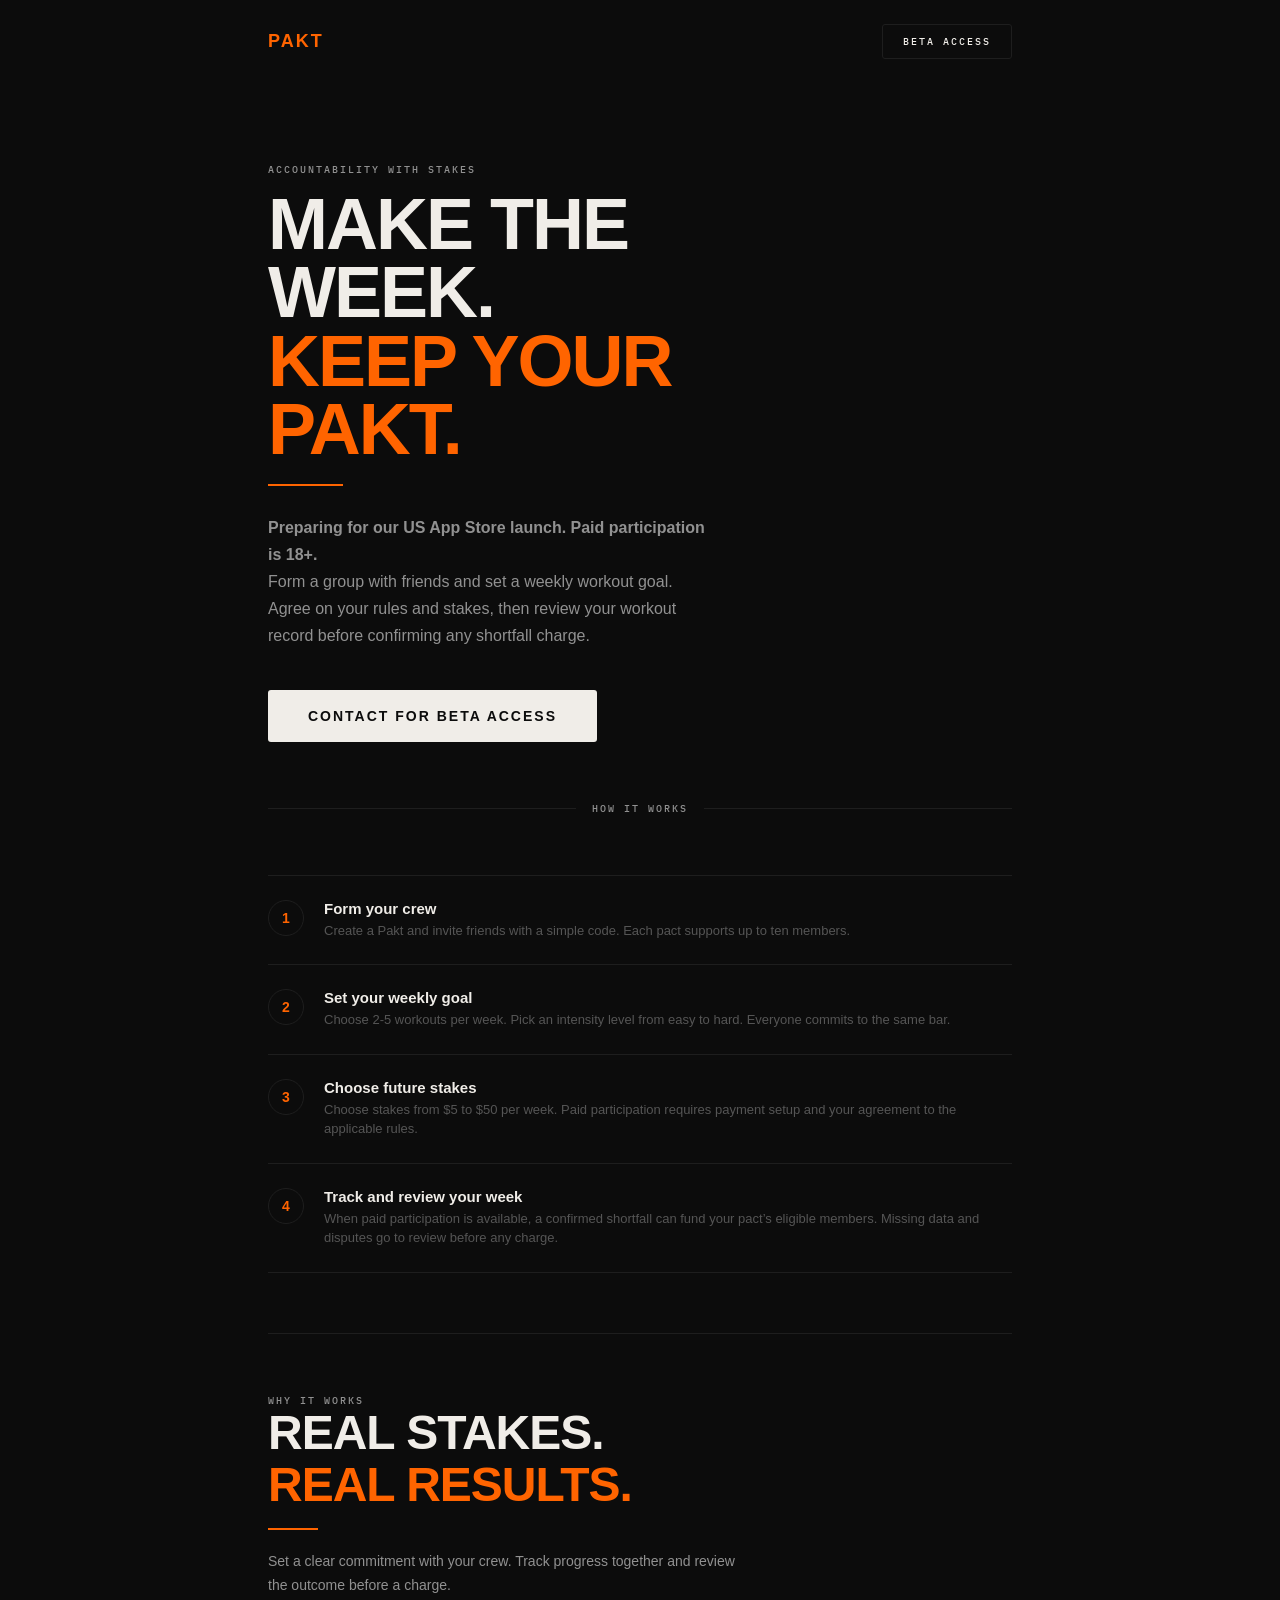
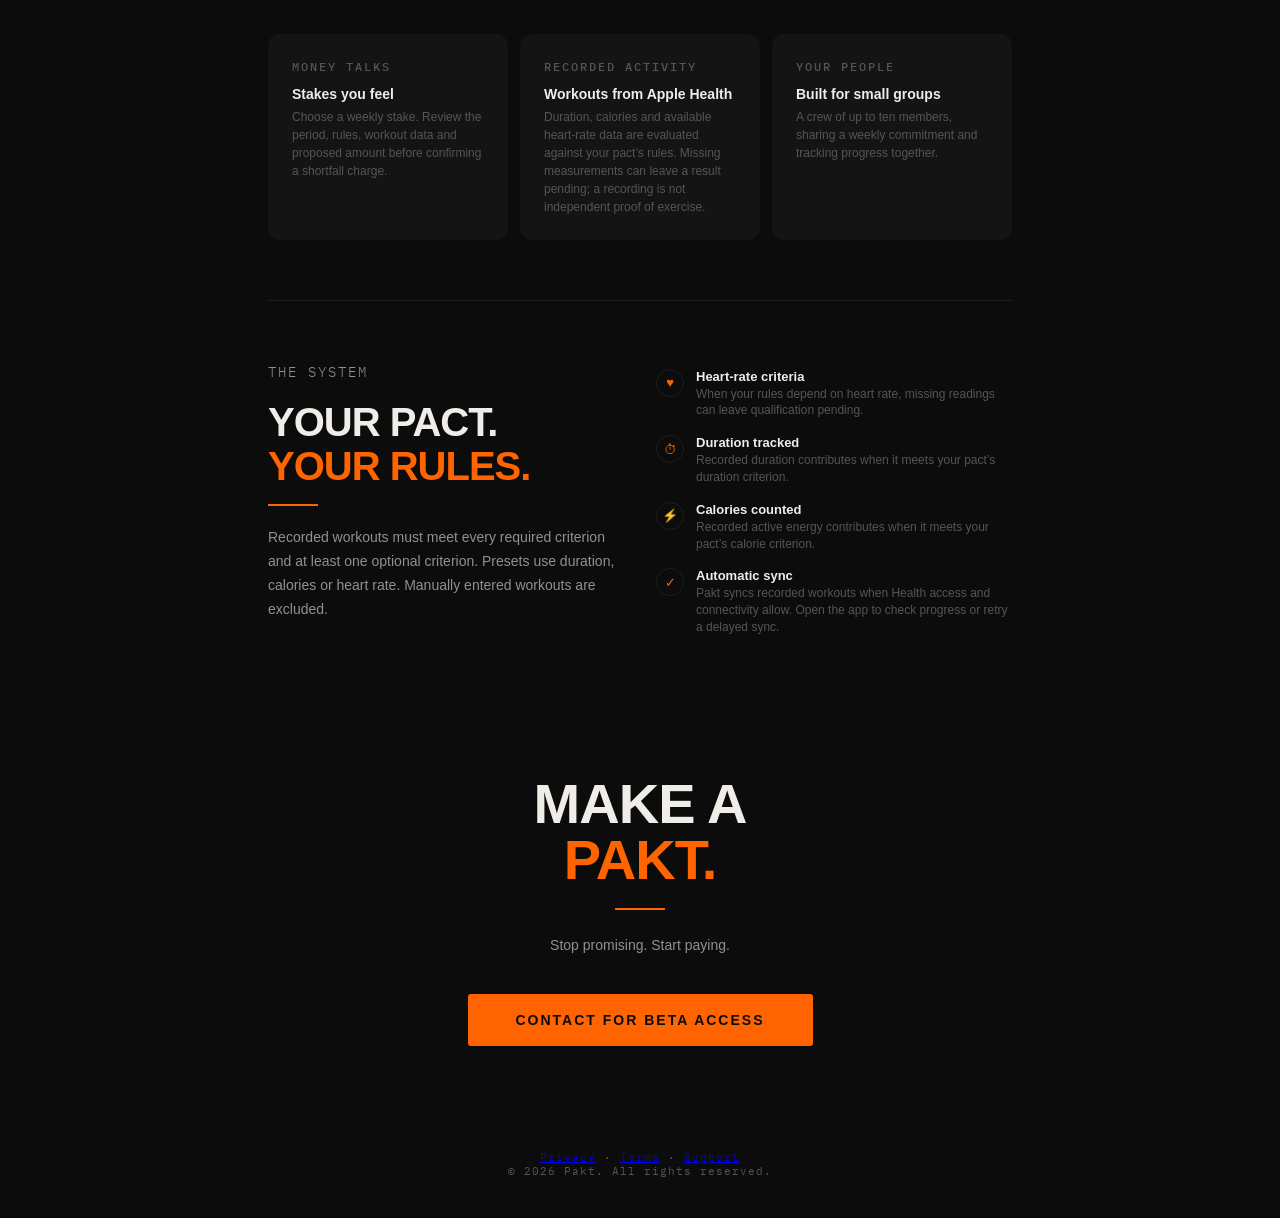
<file: index.html>
<!DOCTYPE html>
<html lang="en">
<head>
    <meta charset="UTF-8">
    <meta name="viewport" content="width=device-width, initial-scale=1.0">
    <title>PAKT — Accountability with stakes</title>
    <style>
        @import url('https://fonts.googleapis.com/css2?family=IBM+Plex+Mono:wght@400;500&display=swap');

        * {
            margin: 0;
            padding: 0;
            box-sizing: border-box;
        }

        :root {
            --bg: #0c0c0c;
            --surface: #141414;
            --border: #1e1e1e;
            --orange: #ff6400;
            --text: #f0ede8;
            --muted: #919191;
            --dimmed: #555555;
        }

        body {
            background: var(--bg);
            color: var(--text);
            font-family: -apple-system, BlinkMacSystemFont, 'SF Pro Display', 'Helvetica Neue', sans-serif;
            -webkit-font-smoothing: antialiased;
            overflow-x: hidden;
        }

        .mono {
            font-family: 'IBM Plex Mono', 'SF Mono', ui-monospace, monospace;
            font-size: 10px;
            font-weight: 500;
            letter-spacing: 2px;
            text-transform: uppercase;
            color: var(--muted);
        }

        /* --- NAV --- */
        nav {
            display: flex;
            justify-content: space-between;
            align-items: center;
            padding: 24px 28px;
            max-width: 800px;
            margin: 0 auto;
        }

        .nav-logo {
            font-size: 18px;
            font-weight: 900;
            letter-spacing: 2px;
            color: var(--orange);
        }

        .nav-cta {
            font-family: 'IBM Plex Mono', monospace;
            font-size: 10px;
            font-weight: 500;
            letter-spacing: 2px;
            text-transform: uppercase;
            color: var(--text);
            text-decoration: none;
            padding: 10px 20px;
            border: 1px solid var(--border);
            border-radius: 3px;
            transition: border-color 0.2s ease;
        }

        .nav-cta:hover {
            border-color: var(--orange);
            color: var(--orange);
        }

        /* --- HERO --- */
        .hero {
            max-width: 800px;
            margin: 0 auto;
            padding: 80px 28px 60px;
        }

        .hero-label {
            margin-bottom: 14px;
        }

        .hero-title {
            font-size: clamp(48px, 10vw, 72px);
            font-weight: 900;
            letter-spacing: -2px;
            line-height: 0.95;
        }

        .hero-title span {
            color: var(--orange);
        }

        .hero-rule {
            width: 75px;
            height: 2px;
            background: var(--orange);
            margin: 20px 0 28px;
        }

        .hero-sub {
            font-size: 16px;
            font-weight: 300;
            color: var(--muted);
            line-height: 1.7;
            max-width: 440px;
        }

        .hero-cta {
            display: inline-flex;
            align-items: center;
            justify-content: center;
            margin-top: 40px;
            padding: 18px 40px;
            background: var(--text);
            color: var(--bg);
            font-size: 14px;
            font-weight: 600;
            letter-spacing: 2px;
            text-decoration: none;
            border-radius: 3px;
            transition: background 0.2s ease;
        }

        .hero-cta:hover {
            background: var(--orange);
        }

        /* --- DIVIDER --- */
        .divider {
            display: flex;
            align-items: center;
            gap: 16px;
            max-width: 800px;
            margin: 0 auto;
            padding: 0 28px;
        }

        .divider-line {
            flex: 1;
            height: 1px;
            background: var(--border);
        }

        /* --- HOW IT WORKS --- */
        .how-section {
            max-width: 800px;
            margin: 0 auto;
            padding: 60px 28px;
        }

        .how-section .mono {
            color: var(--dimmed);
            letter-spacing: 3px;
            margin-bottom: 28px;
        }

        .steps {
            display: flex;
            flex-direction: column;
            gap: 0;
        }

        .step {
            display: flex;
            align-items: flex-start;
            gap: 20px;
            padding: 24px 0;
            border-bottom: 1px solid var(--border);
        }

        .step:first-child {
            border-top: 1px solid var(--border);
        }

        .step-number {
            width: 36px;
            height: 36px;
            border-radius: 50%;
            border: 1px solid var(--border);
            display: flex;
            align-items: center;
            justify-content: center;
            font-size: 14px;
            font-weight: 700;
            color: var(--orange);
            flex-shrink: 0;
        }

        .step-content h3 {
            font-size: 15px;
            font-weight: 600;
            margin-bottom: 4px;
        }

        .step-content p {
            font-size: 13px;
            color: var(--dimmed);
            line-height: 1.5;
        }

        /* --- STAKES --- */
        .stakes-section {
            max-width: 800px;
            margin: 0 auto;
            padding: 60px 28px;
        }

        .stakes-title {
            font-size: clamp(32px, 6vw, 48px);
            font-weight: 900;
            letter-spacing: -1px;
            line-height: 1.1;
            margin-bottom: 8px;
        }

        .stakes-title span {
            color: var(--orange);
        }

        .stakes-rule {
            width: 50px;
            height: 2px;
            background: var(--orange);
            margin: 16px 0 20px;
        }

        .stakes-sub {
            font-size: 14px;
            font-weight: 300;
            color: var(--muted);
            line-height: 1.7;
            max-width: 480px;
            margin-bottom: 36px;
        }

        .cards {
            display: grid;
            grid-template-columns: repeat(auto-fit, minmax(200px, 1fr));
            gap: 12px;
        }

        .card {
            background: var(--surface);
            border-radius: 12px;
            padding: 24px;
        }

        .card .mono {
            margin-bottom: 10px;
        }

        .card h4 {
            font-size: 14px;
            font-weight: 600;
            margin-bottom: 6px;
        }

        .card p {
            font-size: 12px;
            color: var(--dimmed);
            line-height: 1.5;
        }

        /* --- VERIFICATION --- */
        .verify-section {
            max-width: 800px;
            margin: 0 auto;
            padding: 60px 28px;
        }

        .verify-grid {
            display: grid;
            grid-template-columns: 1fr 1fr;
            gap: 32px;
            align-items: start;
        }

        .verify-left .mono {
            margin-bottom: 16px;
        }

        .verify-left h2 {
            font-size: clamp(28px, 5vw, 40px);
            font-weight: 900;
            letter-spacing: -1px;
            line-height: 1.1;
            margin-bottom: 8px;
        }

        .verify-left h2 span { color: var(--orange); }

        .verify-left .rule {
            width: 50px;
            height: 2px;
            background: var(--orange);
            margin: 16px 0 20px;
        }

        .verify-left p {
            font-size: 14px;
            font-weight: 300;
            color: var(--muted);
            line-height: 1.7;
        }

        .verify-points {
            display: flex;
            flex-direction: column;
            gap: 16px;
            padding-top: 8px;
        }

        .verify-point {
            display: flex;
            gap: 12px;
            align-items: flex-start;
        }

        .verify-icon {
            width: 28px;
            height: 28px;
            border-radius: 50%;
            border: 1px solid var(--border);
            display: flex;
            align-items: center;
            justify-content: center;
            font-size: 13px;
            flex-shrink: 0;
            color: var(--orange);
        }

        .verify-point h4 {
            font-size: 13px;
            font-weight: 600;
            margin-bottom: 2px;
        }

        .verify-point p {
            font-size: 12px;
            color: var(--dimmed);
            line-height: 1.4;
        }

        /* --- BOTTOM CTA --- */
        .bottom-cta {
            max-width: 800px;
            margin: 0 auto;
            padding: 80px 28px;
            text-align: center;
        }

        .bottom-cta h2 {
            font-size: clamp(36px, 7vw, 56px);
            font-weight: 900;
            letter-spacing: -1px;
            line-height: 1;
            margin-bottom: 6px;
        }

        .bottom-cta h2 span { color: var(--orange); }

        .bottom-cta .rule {
            width: 50px;
            height: 2px;
            background: var(--orange);
            margin: 20px auto 24px;
        }

        .bottom-cta p {
            font-size: 14px;
            font-weight: 300;
            color: var(--muted);
            line-height: 1.7;
            margin-bottom: 36px;
        }

        .bottom-cta a {
            display: inline-flex;
            align-items: center;
            justify-content: center;
            padding: 18px 48px;
            background: var(--orange);
            color: var(--bg);
            font-size: 14px;
            font-weight: 700;
            letter-spacing: 2px;
            text-decoration: none;
            border-radius: 3px;
            transition: opacity 0.2s ease;
        }

        .bottom-cta a:hover {
            opacity: 0.85;
        }

        /* --- FOOTER --- */
        footer {
            max-width: 800px;
            margin: 0 auto;
            padding: 24px 28px 40px;
            text-align: center;
        }

        footer p {
            font-family: 'IBM Plex Mono', monospace;
            font-size: 11px;
            letter-spacing: 1px;
            color: var(--dimmed);
        }

        /* --- RESPONSIVE --- */
        @media (max-width: 600px) {
            .verify-grid {
                grid-template-columns: 1fr;
            }
            .cards {
                grid-template-columns: 1fr;
            }
        }
    </style>
</head>
<body>

    <nav>
        <div class="nav-logo">PAKT</div>
        <a href="support/" class="nav-cta">Beta access</a>
    </nav>

    <!-- HERO -->
    <section class="hero">
        <p class="mono hero-label">Accountability with stakes</p>
        <h1 class="hero-title">MAKE THE<br>WEEK.<br><span>KEEP YOUR<br>PAKT.</span></h1>
        <div class="hero-rule"></div>
        <p class="hero-sub"><strong>Preparing for our US App Store launch. Paid participation is 18+.</strong></p>
        <p class="hero-sub">Form a group with friends and set a weekly workout goal. Agree on your rules and stakes, then review your workout record before confirming any shortfall charge.</p>
        <a href="support/" class="hero-cta">CONTACT FOR BETA ACCESS</a>
    </section>

    <!-- DIVIDER -->
    <div class="divider">
        <div class="divider-line"></div>
        <span class="mono">How it works</span>
        <div class="divider-line"></div>
    </div>

    <!-- HOW IT WORKS -->
    <section class="how-section">
        <div class="steps">
            <div class="step">
                <div class="step-number">1</div>
                <div class="step-content">
                    <h3>Form your crew</h3>
                    <p>Create a Pakt and invite friends with a simple code. Each pact supports up to ten members.</p>
                </div>
            </div>
            <div class="step">
                <div class="step-number">2</div>
                <div class="step-content">
                    <h3>Set your weekly goal</h3>
                    <p>Choose 2-5 workouts per week. Pick an intensity level from easy to hard. Everyone commits to the same bar.</p>
                </div>
            </div>
            <div class="step">
                <div class="step-number">3</div>
                <div class="step-content">
                    <h3>Choose future stakes</h3>
                    <p>Choose stakes from $5 to $50 per week. Paid participation requires payment setup and your agreement to the applicable rules.</p>
                </div>
            </div>
            <div class="step">
                <div class="step-number">4</div>
                <div class="step-content">
                    <h3>Track and review your week</h3>
                    <p>When paid participation is available, a confirmed shortfall can fund your pact’s eligible members. Missing data and disputes go to review before any charge.</p>
                </div>
            </div>
        </div>
    </section>

    <!-- DIVIDER -->
    <div class="divider">
        <div class="divider-line"></div>
    </div>

    <!-- REAL STAKES -->
    <section class="stakes-section">
        <p class="mono">Why it works</p>
        <h2 class="stakes-title">REAL STAKES.<br><span>REAL RESULTS.</span></h2>
        <div class="stakes-rule"></div>
        <p class="stakes-sub">Set a clear commitment with your crew. Track progress together and review the outcome before a charge.</p>

        <div class="cards">
            <div class="card">
                <p class="mono">Money talks</p>
                <h4>Stakes you feel</h4>
                <p>Choose a weekly stake. Review the period, rules, workout data and proposed amount before confirming a shortfall charge.</p>
            </div>
            <div class="card">
                <p class="mono">Recorded activity</p>
                <h4>Workouts from Apple Health</h4>
                <p>Duration, calories and available heart-rate data are evaluated against your pact’s rules. Missing measurements can leave a result pending; a recording is not independent proof of exercise.</p>
            </div>
            <div class="card">
                <p class="mono">Your people</p>
                <h4>Built for small groups</h4>
                <p>A crew of up to ten members, sharing a weekly commitment and tracking progress together.</p>
            </div>
        </div>
    </section>

    <!-- DIVIDER -->
    <div class="divider">
        <div class="divider-line"></div>
    </div>

    <!-- VERIFICATION -->
    <section class="verify-section">
        <div class="verify-grid">
            <div class="verify-left">
                <p class="mono">The system</p>
                <h2>YOUR PACT.<br><span>YOUR RULES.</span></h2>
                <div class="rule"></div>
                <p>Recorded workouts must meet every required criterion and at least one optional criterion. Presets use duration, calories or heart rate. Manually entered workouts are excluded.</p>
            </div>
            <div class="verify-points">
                <div class="verify-point">
                    <div class="verify-icon">&#9829;</div>
                    <div>
                        <h4>Heart-rate criteria</h4>
                        <p>When your rules depend on heart rate, missing readings can leave qualification pending.</p>
                    </div>
                </div>
                <div class="verify-point">
                    <div class="verify-icon">&#9201;</div>
                    <div>
                        <h4>Duration tracked</h4>
                        <p>Recorded duration contributes when it meets your pact’s duration criterion.</p>
                    </div>
                </div>
                <div class="verify-point">
                    <div class="verify-icon">&#9889;</div>
                    <div>
                        <h4>Calories counted</h4>
                        <p>Recorded active energy contributes when it meets your pact’s calorie criterion.</p>
                    </div>
                </div>
                <div class="verify-point">
                    <div class="verify-icon">&#10003;</div>
                    <div>
                        <h4>Automatic sync</h4>
                        <p>Pakt syncs recorded workouts when Health access and connectivity allow. Open the app to check progress or retry a delayed sync.</p>
                    </div>
                </div>
            </div>
        </div>
    </section>

    <!-- BOTTOM CTA -->
    <section class="bottom-cta">
        <h2>MAKE A<br><span>PAKT.</span></h2>
        <div class="rule"></div>
        <p>Stop promising. Start paying.</p>
        <a href="support/">CONTACT FOR BETA ACCESS</a>
    </section>

    <footer>
        <p><a href="privacy/">Privacy</a> &middot; <a href="terms/">Terms</a> &middot; <a href="support/">Support</a></p>
        <p>&copy; 2026 Pakt. All rights reserved.</p>
    </footer>

</body>
</html>
</file>
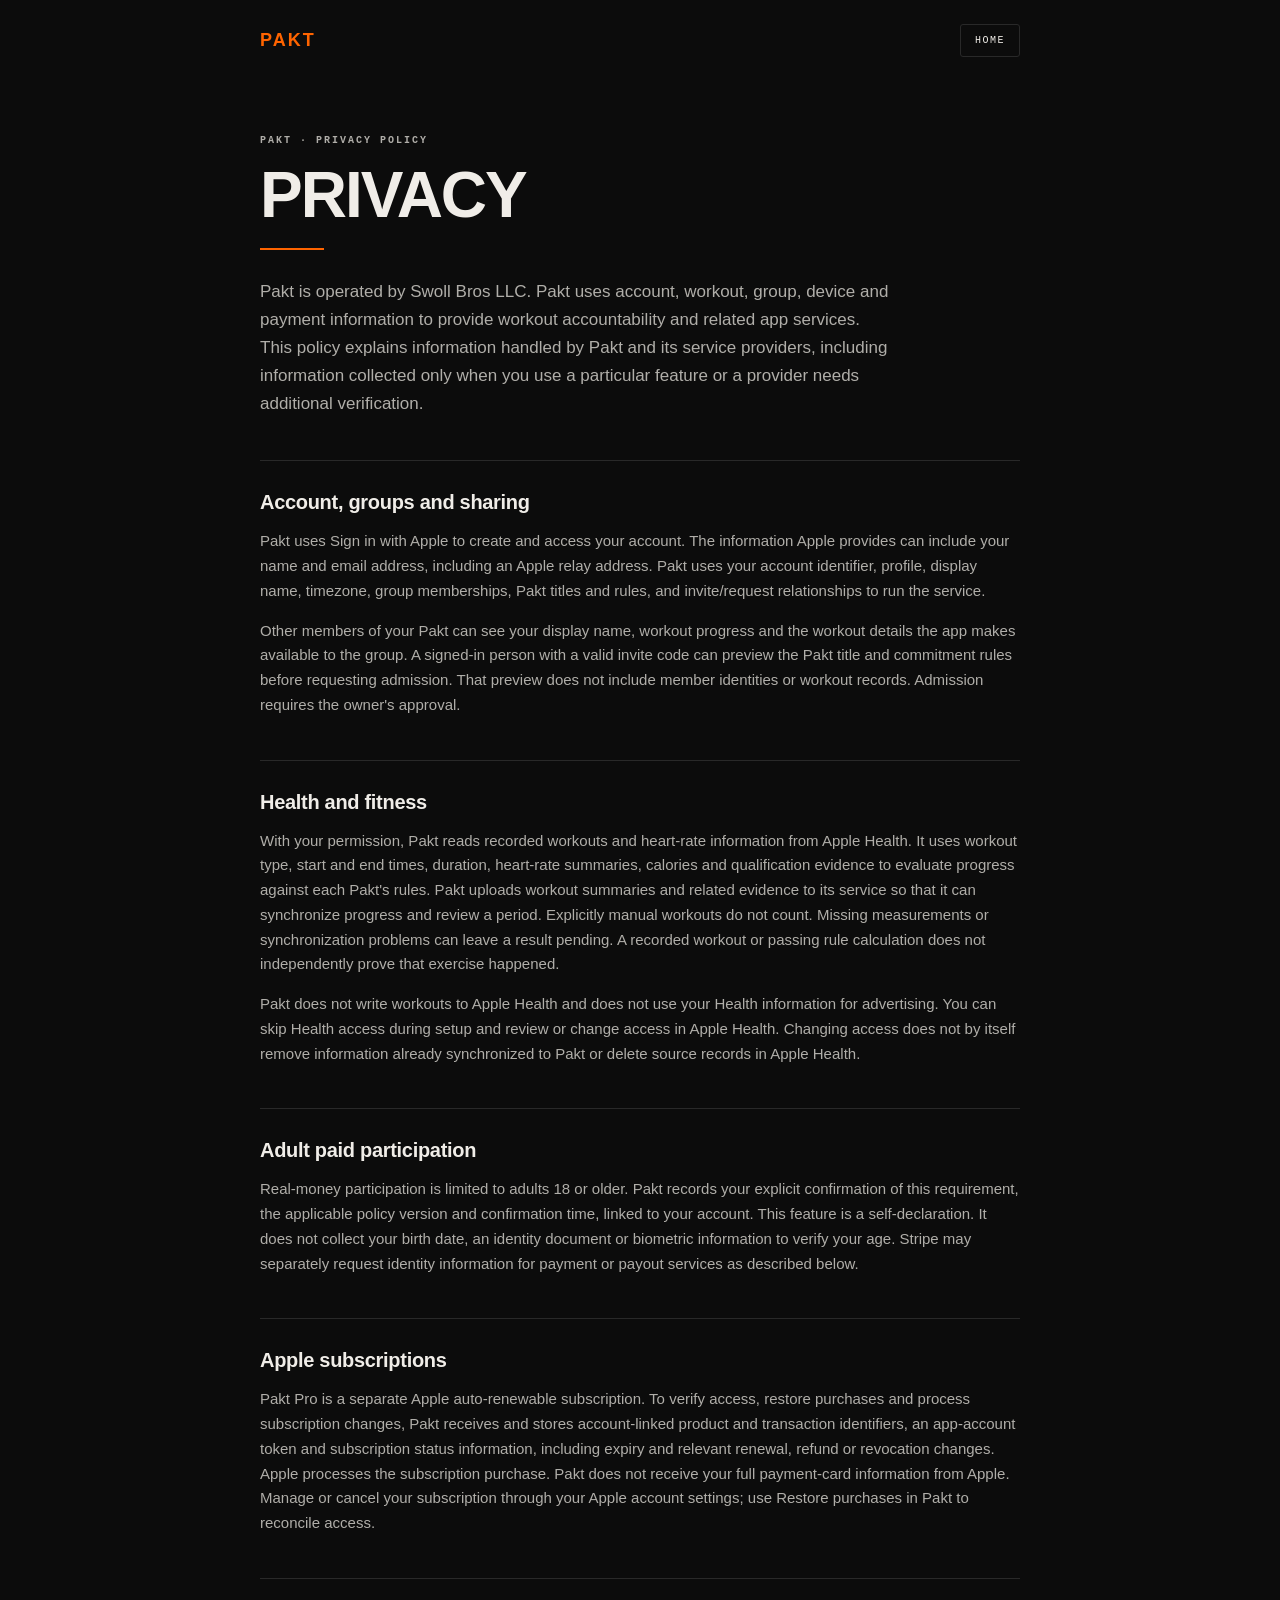
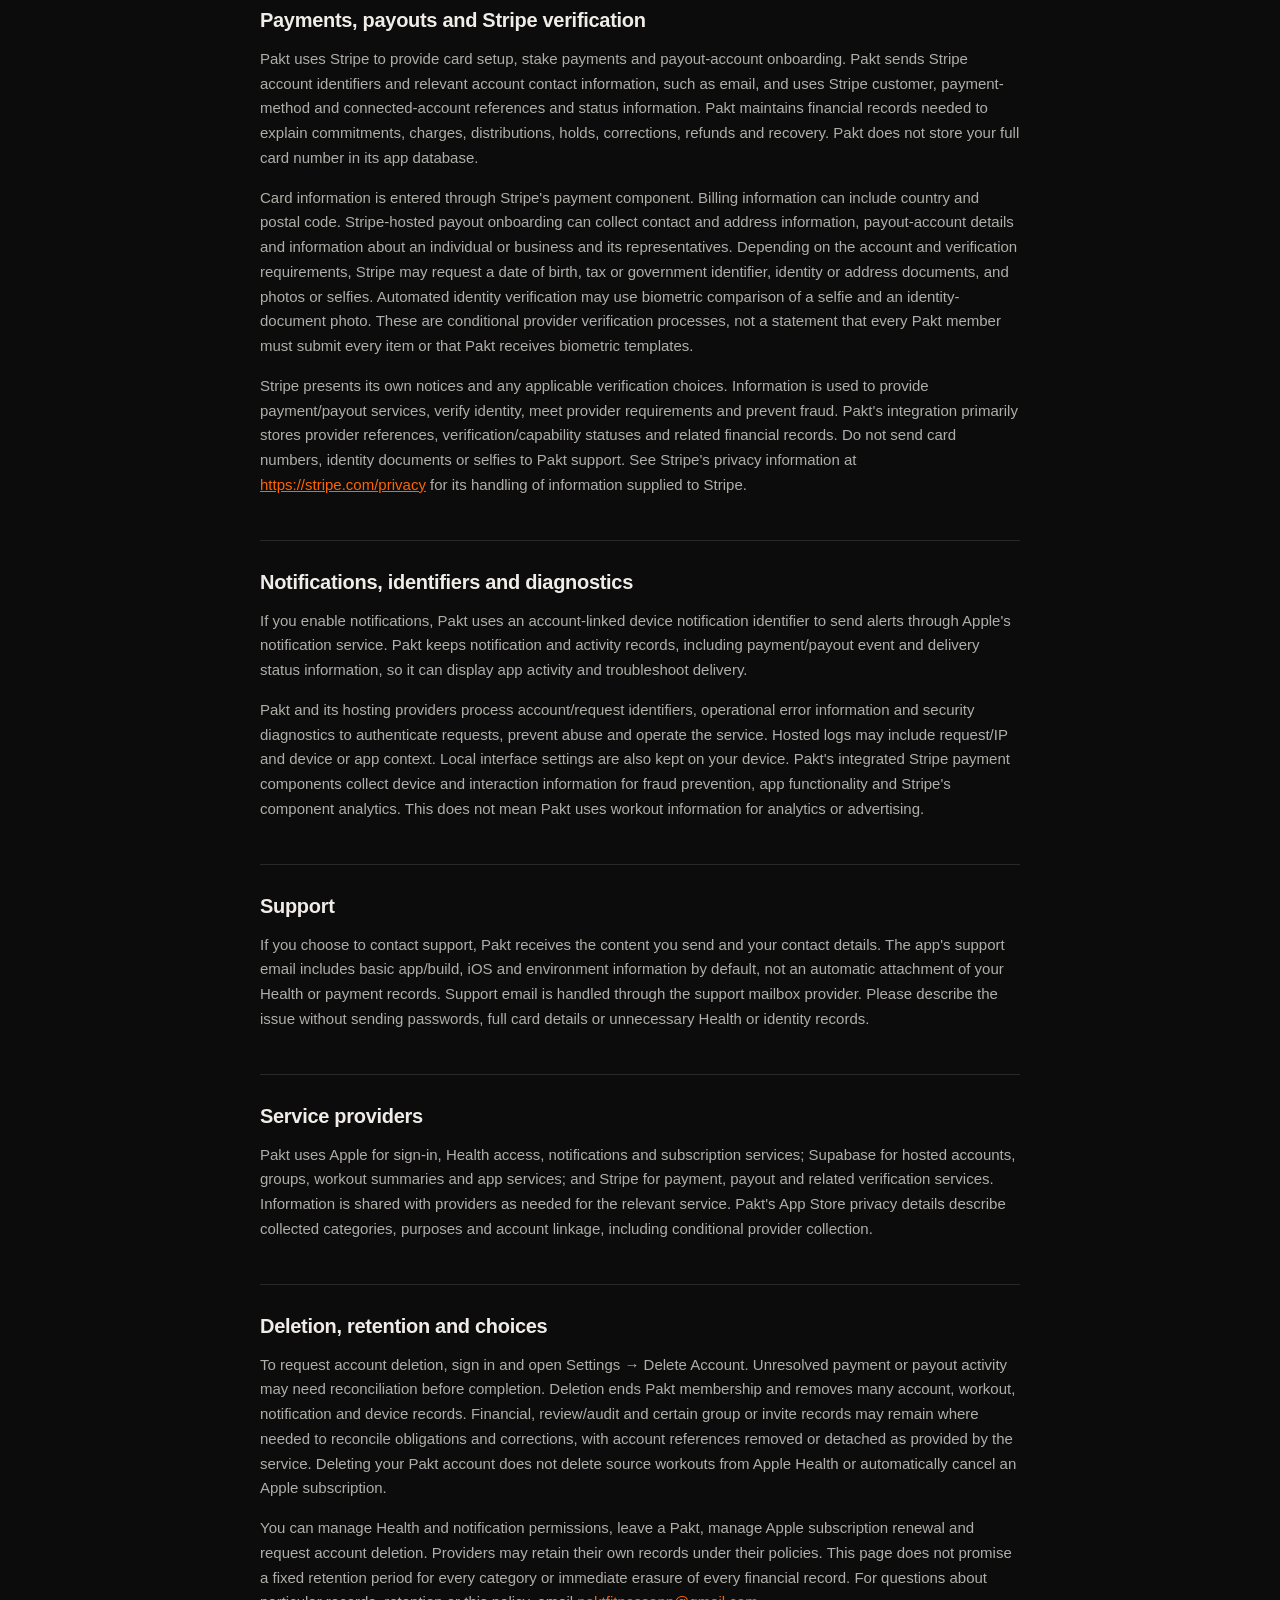
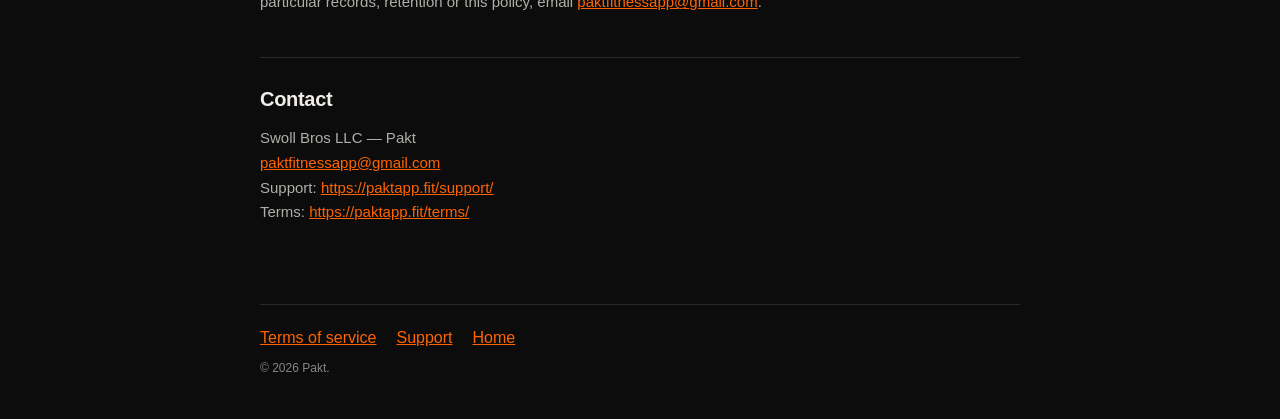
<file: privacy/index.html>
<!doctype html>
<html lang="en">
<head>
    <meta charset="utf-8">
    <meta name="viewport" content="width=device-width, initial-scale=1">
    <meta name="description" content="Pakt privacy policy.">
    <title>Privacy Policy — Pakt</title>
    <link rel="stylesheet" href="../legal.css">
</head>
<body>
    <header class="site-header">
        <a class="logo" href="../">PAKT</a>
        <a class="back" href="../">Home</a>
    </header>
    <main>
        <p class="eyebrow">Pakt · privacy policy</p>
        <h1>PRIVACY</h1>
        <div class="rule"></div>
        <p class="lede">Pakt is operated by Swoll Bros LLC. Pakt uses account, workout, group, device and payment information to provide workout accountability and related app services. This policy explains information handled by Pakt and its service providers, including information collected only when you use a particular feature or a provider needs additional verification.</p>

        <section>

            <h2>Account, groups and sharing</h2>

            <p>Pakt uses Sign in with Apple to create and access your account. The information Apple provides can include your name and email address, including an Apple relay address. Pakt uses your account identifier, profile, display name, timezone, group memberships, Pakt titles and rules, and invite/request relationships to run the service.</p>

            <p>Other members of your Pakt can see your display name, workout progress and the workout details the app makes available to the group. A signed-in person with a valid invite code can preview the Pakt title and commitment rules before requesting admission. That preview does not include member identities or workout records. Admission requires the owner&#x27;s approval.</p>

        </section>

        <section>

            <h2>Health and fitness</h2>

            <p>With your permission, Pakt reads recorded workouts and heart-rate information from Apple Health. It uses workout type, start and end times, duration, heart-rate summaries, calories and qualification evidence to evaluate progress against each Pakt&#x27;s rules. Pakt uploads workout summaries and related evidence to its service so that it can synchronize progress and review a period. Explicitly manual workouts do not count. Missing measurements or synchronization problems can leave a result pending. A recorded workout or passing rule calculation does not independently prove that exercise happened.</p>

            <p>Pakt does not write workouts to Apple Health and does not use your Health information for advertising. You can skip Health access during setup and review or change access in Apple Health. Changing access does not by itself remove information already synchronized to Pakt or delete source records in Apple Health.</p>

        </section>

        <section>

            <h2>Adult paid participation</h2>

            <p>Real-money participation is limited to adults 18 or older. Pakt records your explicit confirmation of this requirement, the applicable policy version and confirmation time, linked to your account. This feature is a self-declaration. It does not collect your birth date, an identity document or biometric information to verify your age. Stripe may separately request identity information for payment or payout services as described below.</p>

        </section>

        <section>

            <h2>Apple subscriptions</h2>

            <p>Pakt Pro is a separate Apple auto-renewable subscription. To verify access, restore purchases and process subscription changes, Pakt receives and stores account-linked product and transaction identifiers, an app-account token and subscription status information, including expiry and relevant renewal, refund or revocation changes. Apple processes the subscription purchase. Pakt does not receive your full payment-card information from Apple. Manage or cancel your subscription through your Apple account settings; use Restore purchases in Pakt to reconcile access.</p>

        </section>

        <section>

            <h2>Payments, payouts and Stripe verification</h2>

            <p>Pakt uses Stripe to provide card setup, stake payments and payout-account onboarding. Pakt sends Stripe account identifiers and relevant account contact information, such as email, and uses Stripe customer, payment-method and connected-account references and status information. Pakt maintains financial records needed to explain commitments, charges, distributions, holds, corrections, refunds and recovery. Pakt does not store your full card number in its app database.</p>

            <p>Card information is entered through Stripe&#x27;s payment component. Billing information can include country and postal code. Stripe-hosted payout onboarding can collect contact and address information, payout-account details and information about an individual or business and its representatives. Depending on the account and verification requirements, Stripe may request a date of birth, tax or government identifier, identity or address documents, and photos or selfies. Automated identity verification may use biometric comparison of a selfie and an identity-document photo. These are conditional provider verification processes, not a statement that every Pakt member must submit every item or that Pakt receives biometric templates.</p>

            <p>Stripe presents its own notices and any applicable verification choices. Information is used to provide payment/payout services, verify identity, meet provider requirements and prevent fraud. Pakt&#x27;s integration primarily stores provider references, verification/capability statuses and related financial records. Do not send card numbers, identity documents or selfies to Pakt support. See Stripe&#x27;s privacy information at <a href="https://stripe.com/privacy">https://stripe.com/privacy</a> for its handling of information supplied to Stripe.</p>

        </section>

        <section>

            <h2>Notifications, identifiers and diagnostics</h2>

            <p>If you enable notifications, Pakt uses an account-linked device notification identifier to send alerts through Apple&#x27;s notification service. Pakt keeps notification and activity records, including payment/payout event and delivery status information, so it can display app activity and troubleshoot delivery.</p>

            <p>Pakt and its hosting providers process account/request identifiers, operational error information and security diagnostics to authenticate requests, prevent abuse and operate the service. Hosted logs may include request/IP and device or app context. Local interface settings are also kept on your device. Pakt&#x27;s integrated Stripe payment components collect device and interaction information for fraud prevention, app functionality and Stripe&#x27;s component analytics. This does not mean Pakt uses workout information for analytics or advertising.</p>

        </section>

        <section>

            <h2>Support</h2>

            <p>If you choose to contact support, Pakt receives the content you send and your contact details. The app&#x27;s support email includes basic app/build, iOS and environment information by default, not an automatic attachment of your Health or payment records. Support email is handled through the support mailbox provider. Please describe the issue without sending passwords, full card details or unnecessary Health or identity records.</p>

        </section>

        <section>

            <h2>Service providers</h2>

            <p>Pakt uses Apple for sign-in, Health access, notifications and subscription services; Supabase for hosted accounts, groups, workout summaries and app services; and Stripe for payment, payout and related verification services. Information is shared with providers as needed for the relevant service. Pakt&#x27;s App Store privacy details describe collected categories, purposes and account linkage, including conditional provider collection.</p>

        </section>

        <section>

            <h2>Deletion, retention and choices</h2>

            <p>To request account deletion, sign in and open Settings → Delete Account. Unresolved payment or payout activity may need reconciliation before completion. Deletion ends Pakt membership and removes many account, workout, notification and device records. Financial, review/audit and certain group or invite records may remain where needed to reconcile obligations and corrections, with account references removed or detached as provided by the service. Deleting your Pakt account does not delete source workouts from Apple Health or automatically cancel an Apple subscription.</p>

            <p>You can manage Health and notification permissions, leave a Pakt, manage Apple subscription renewal and request account deletion. Providers may retain their own records under their policies. This page does not promise a fixed retention period for every category or immediate erasure of every financial record. For questions about particular records, retention or this policy, email <a href="mailto:paktfitnessapp@gmail.com">paktfitnessapp@gmail.com</a>.</p>

        </section>

        <section>

            <h2>Contact</h2>

            <p>Swoll Bros LLC — Pakt<br><a href="mailto:paktfitnessapp@gmail.com">paktfitnessapp@gmail.com</a><br>Support: <a href="https://paktapp.fit/support/">https://paktapp.fit/support/</a><br>Terms: <a href="https://paktapp.fit/terms/">https://paktapp.fit/terms/</a></p>

        </section>
    </main>
    <footer>
        <nav class="footer-links" aria-label="Footer"><a href="../terms/">Terms of service</a><a href="../support/">Support</a><a href="../">Home</a></nav>
        <p>© 2026 Pakt.</p>
    </footer>
</body>
</html>
</file>
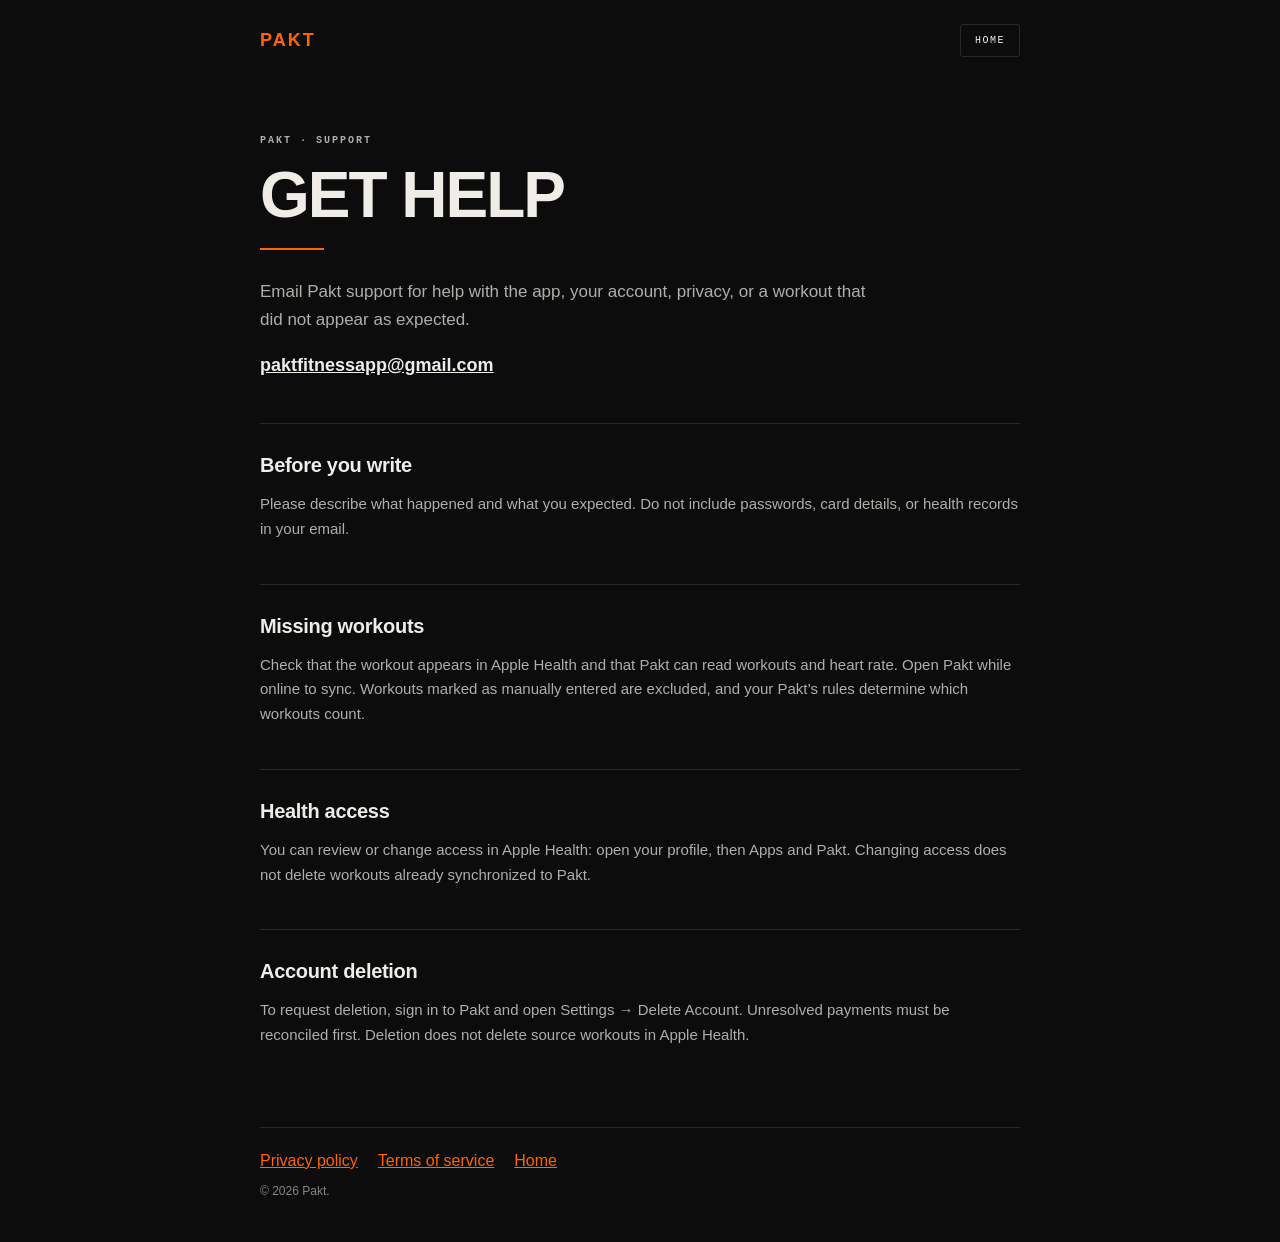
<file: support/index.html>
<!doctype html>
<html lang="en">
<head>
    <meta charset="utf-8">
    <meta name="viewport" content="width=device-width, initial-scale=1">
    <meta name="description" content="Pakt support.">
    <title>Support — Pakt</title>
    <link rel="stylesheet" href="../legal.css">
</head>
<body>
    <header class="site-header">
        <a class="logo" href="../">PAKT</a>
        <a class="back" href="../">Home</a>
    </header>
    <main>
        <p class="eyebrow">Pakt · support</p>
        <h1>GET HELP</h1>
        <div class="rule"></div>
        <p class="lede">Email Pakt support for help with the app, your account, privacy, or a workout that did not appear as expected.</p>
        <p><a class="contact" href="mailto:paktfitnessapp@gmail.com?subject=Pakt%20support">paktfitnessapp@gmail.com</a></p>

        <section>
            <h2>Before you write</h2>
            <p>Please describe what happened and what you expected. Do not include passwords, card details, or health records in your email.</p>
        </section>

        <section>
            <h2>Missing workouts</h2>
            <p>Check that the workout appears in Apple Health and that Pakt can read workouts and heart rate. Open Pakt while online to sync. Workouts marked as manually entered are excluded, and your Pakt’s rules determine which workouts count.</p>
        </section>

        <section>
            <h2>Health access</h2>
            <p>You can review or change access in Apple Health: open your profile, then Apps and Pakt. Changing access does not delete workouts already synchronized to Pakt.</p>
        </section>

        <section>
            <h2>Account deletion</h2>
            <p>To request deletion, sign in to Pakt and open Settings → Delete Account. Unresolved payments must be reconciled first. Deletion does not delete source workouts in Apple Health.</p>
        </section>
    </main>
    <footer>
        <nav class="footer-links" aria-label="Footer"><a href="../privacy/">Privacy policy</a><a href="../terms/">Terms of service</a><a href="../">Home</a></nav>
        <p>© 2026 Pakt.</p>
    </footer>
</body>
</html>
</file>
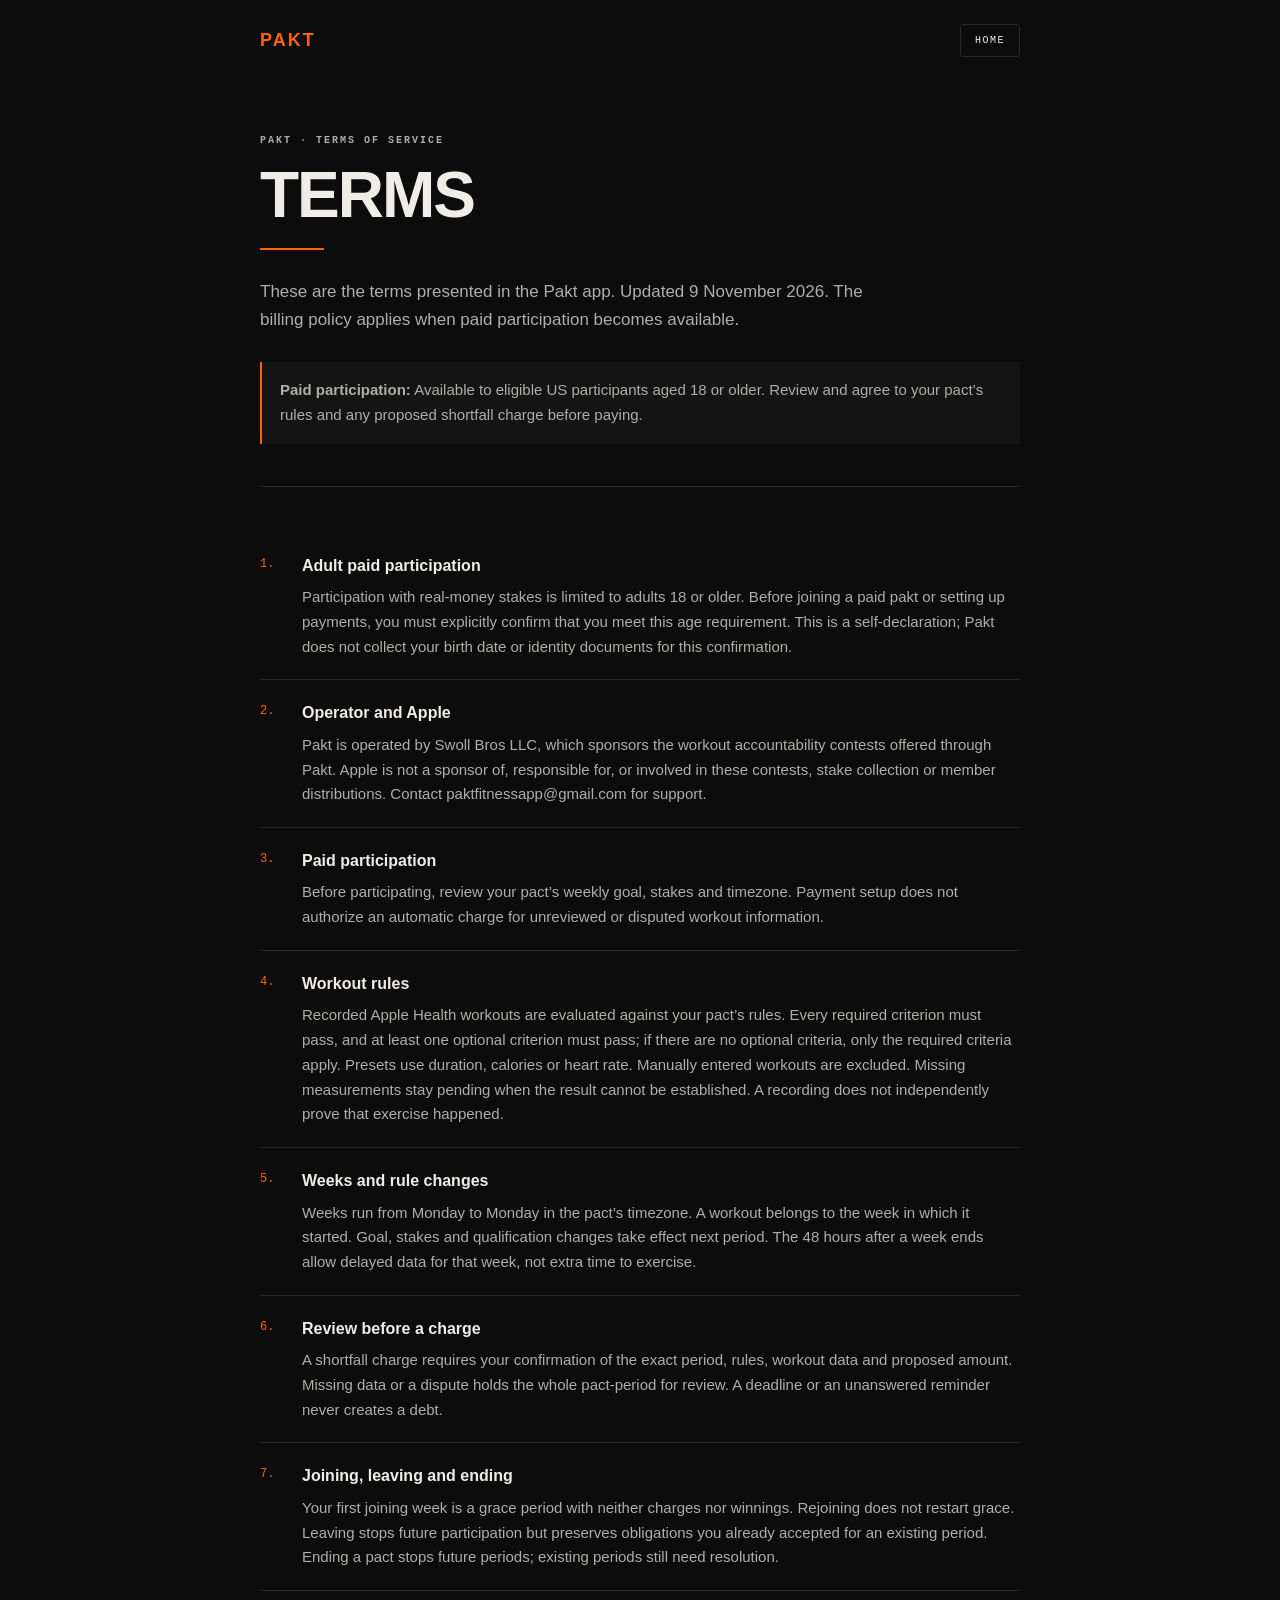
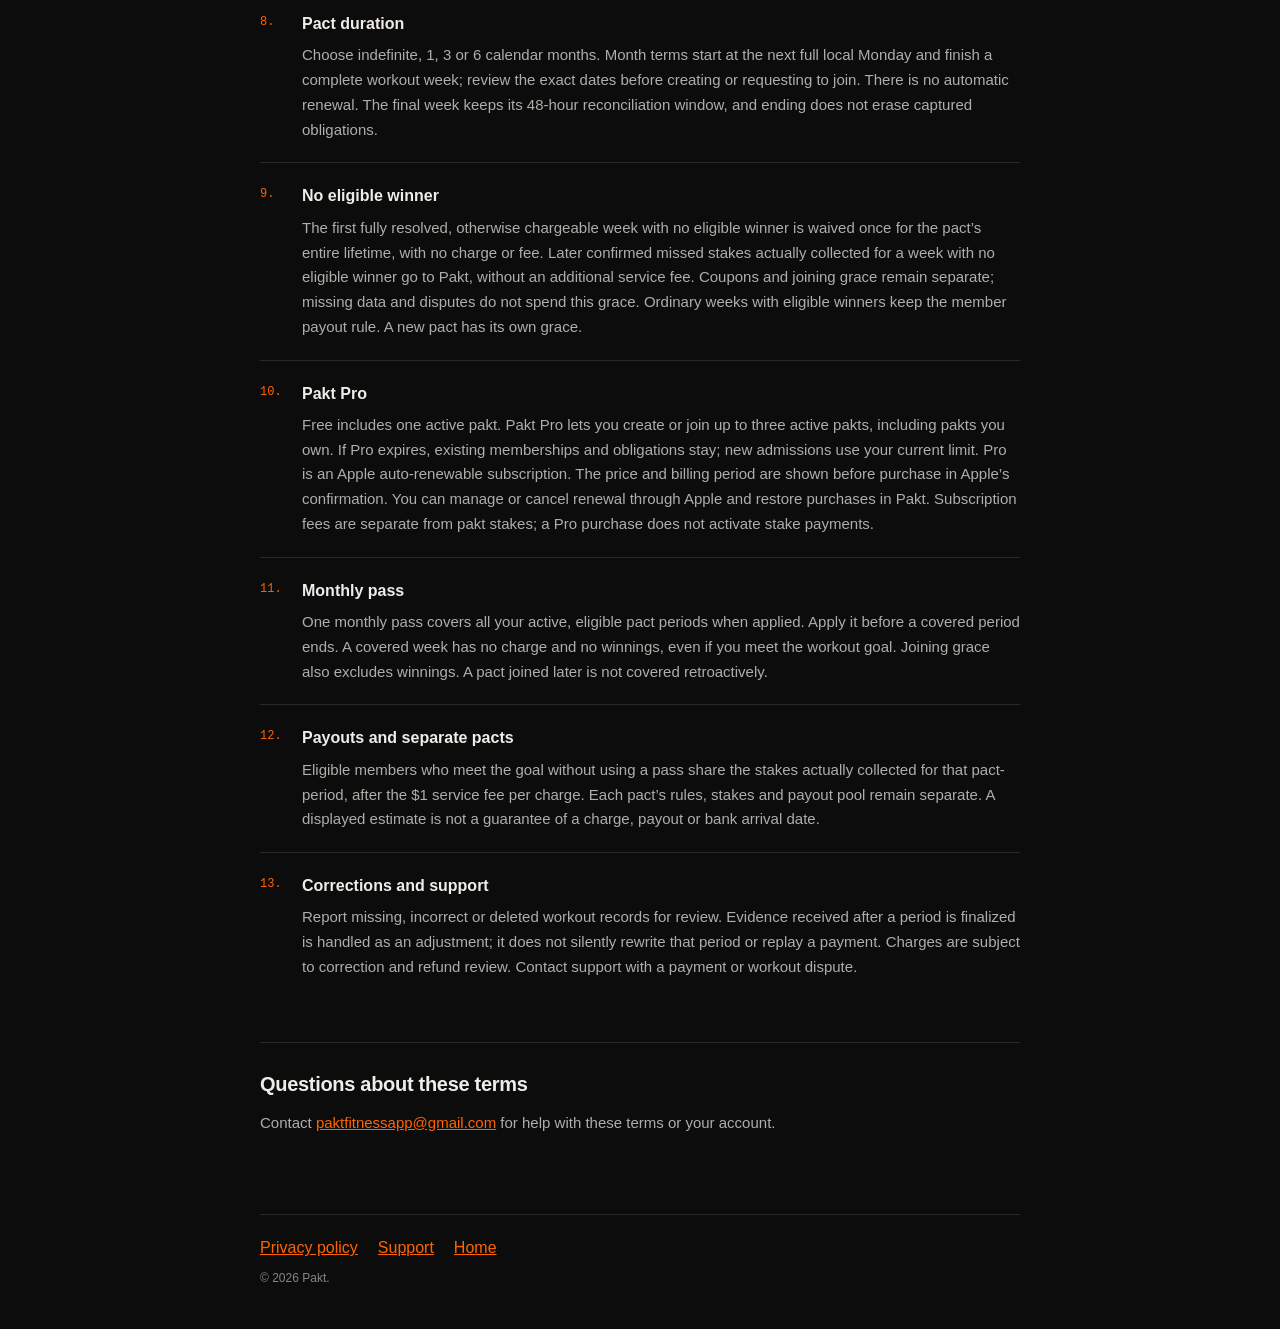
<file: terms/index.html>
<!doctype html>
<html lang="en">
<head>
    <meta charset="utf-8">
    <meta name="viewport" content="width=device-width, initial-scale=1">
    <meta name="description" content="Pakt terms of service.">
    <title>Terms of Service — Pakt</title>
    <link rel="stylesheet" href="../legal.css">
</head>
<body>
    <header class="site-header">
        <a class="logo" href="../">PAKT</a>
        <a class="back" href="../">Home</a>
    </header>
    <main>
        <p class="eyebrow">Pakt · terms of service</p>
        <h1>TERMS</h1>
        <div class="rule"></div>
        <p class="lede">These are the terms presented in the Pakt app. Updated 9 November 2026. The billing policy applies when paid participation becomes available.</p>
        <div class="notice"><p><strong>Paid participation:</strong> Available to eligible US participants aged 18 or older. Review and agree to your pact’s rules and any proposed shortfall charge before paying.</p></div>

        <section>
            <ol class="terms">
                <li><strong>Adult paid participation</strong>Participation with real-money stakes is limited to adults 18 or older. Before joining a paid pakt or setting up payments, you must explicitly confirm that you meet this age requirement. This is a self-declaration; Pakt does not collect your birth date or identity documents for this confirmation.</li>
                <li><strong>Operator and Apple</strong>Pakt is operated by Swoll Bros LLC, which sponsors the workout accountability contests offered through Pakt. Apple is not a sponsor of, responsible for, or involved in these contests, stake collection or member distributions. Contact paktfitnessapp@gmail.com for support.</li>
                <li><strong>Paid participation</strong>Before participating, review your pact’s weekly goal, stakes and timezone. Payment setup does not authorize an automatic charge for unreviewed or disputed workout information.</li>
                <li><strong>Workout rules</strong>Recorded Apple Health workouts are evaluated against your pact’s rules. Every required criterion must pass, and at least one optional criterion must pass; if there are no optional criteria, only the required criteria apply. Presets use duration, calories or heart rate. Manually entered workouts are excluded. Missing measurements stay pending when the result cannot be established. A recording does not independently prove that exercise happened.</li>
                <li><strong>Weeks and rule changes</strong>Weeks run from Monday to Monday in the pact’s timezone. A workout belongs to the week in which it started. Goal, stakes and qualification changes take effect next period. The 48 hours after a week ends allow delayed data for that week, not extra time to exercise.</li>
                <li><strong>Review before a charge</strong>A shortfall charge requires your confirmation of the exact period, rules, workout data and proposed amount. Missing data or a dispute holds the whole pact-period for review. A deadline or an unanswered reminder never creates a debt.</li>
                <li><strong>Joining, leaving and ending</strong>Your first joining week is a grace period with neither charges nor winnings. Rejoining does not restart grace. Leaving stops future participation but preserves obligations you already accepted for an existing period. Ending a pact stops future periods; existing periods still need resolution.</li>
                <li><strong>Pact duration</strong>Choose indefinite, 1, 3 or 6 calendar months. Month terms start at the next full local Monday and finish a complete workout week; review the exact dates before creating or requesting to join. There is no automatic renewal. The final week keeps its 48-hour reconciliation window, and ending does not erase captured obligations.</li>
                <li><strong>No eligible winner</strong>The first fully resolved, otherwise chargeable week with no eligible winner is waived once for the pact’s entire lifetime, with no charge or fee. Later confirmed missed stakes actually collected for a week with no eligible winner go to Pakt, without an additional service fee. Coupons and joining grace remain separate; missing data and disputes do not spend this grace. Ordinary weeks with eligible winners keep the member payout rule. A new pact has its own grace.</li>
                <li><strong>Pakt Pro</strong>Free includes one active pakt. Pakt Pro lets you create or join up to three active pakts, including pakts you own. If Pro expires, existing memberships and obligations stay; new admissions use your current limit. Pro is an Apple auto-renewable subscription. The price and billing period are shown before purchase in Apple’s confirmation. You can manage or cancel renewal through Apple and restore purchases in Pakt. Subscription fees are separate from pakt stakes; a Pro purchase does not activate stake payments.</li>
                <li><strong>Monthly pass</strong>One monthly pass covers all your active, eligible pact periods when applied. Apply it before a covered period ends. A covered week has no charge and no winnings, even if you meet the workout goal. Joining grace also excludes winnings. A pact joined later is not covered retroactively.</li>
                <li><strong>Payouts and separate pacts</strong>Eligible members who meet the goal without using a pass share the stakes actually collected for that pact-period, after the $1 service fee per charge. Each pact’s rules, stakes and payout pool remain separate. A displayed estimate is not a guarantee of a charge, payout or bank arrival date.</li>
                <li><strong>Corrections and support</strong>Report missing, incorrect or deleted workout records for review. Evidence received after a period is finalized is handled as an adjustment; it does not silently rewrite that period or replay a payment. Charges are subject to correction and refund review. Contact support with a payment or workout dispute.</li>
            </ol>
        </section>

        <section>
            <h2>Questions about these terms</h2>
            <p>Contact <a href="mailto:paktfitnessapp@gmail.com">paktfitnessapp@gmail.com</a> for help with these terms or your account.</p>
        </section>
    </main>
    <footer>
        <nav class="footer-links" aria-label="Footer"><a href="../privacy/">Privacy policy</a><a href="../support/">Support</a><a href="../">Home</a></nav>
        <p>© 2026 Pakt.</p>
    </footer>
</body>
</html>
</file>
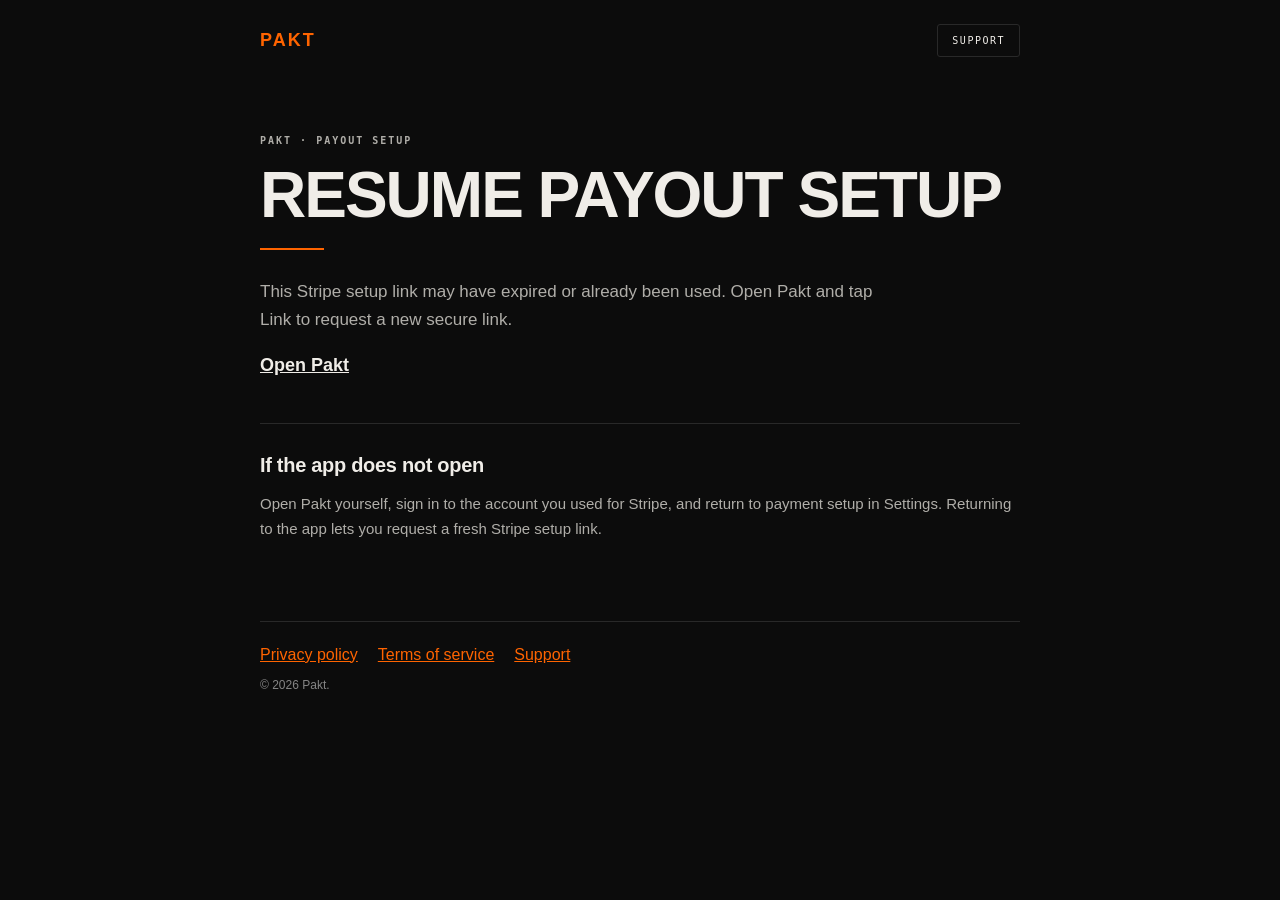
<file: connect/refresh/index.html>
<!doctype html>
<html lang="en"><head>
<meta charset="utf-8"><meta name="viewport" content="width=device-width, initial-scale=1">
<meta name="referrer" content="no-referrer">
<meta http-equiv="Content-Security-Policy" content="default-src 'none'; style-src 'self'; base-uri 'none'; form-action 'none'">
<title>Payout setup — Pakt</title><link rel="stylesheet" href="../../legal.css">
</head><body>
<header class="site-header"><a class="logo" href="../../">PAKT</a><a class="back" href="../../support/">Support</a></header>
<main><p class="eyebrow">Pakt · payout setup</p><h1>RESUME PAYOUT SETUP</h1><div class="rule"></div>
<p class="lede">This Stripe setup link may have expired or already been used. Open Pakt and tap Link to request a new secure link.</p>
<p><a class="contact" href="pakt://connect/refresh">Open Pakt</a></p>
<section><h2>If the app does not open</h2><p>Open Pakt yourself, sign in to the account you used for Stripe, and return to payment setup in Settings. Returning to the app lets you request a fresh Stripe setup link.</p></section>
</main><footer><nav class="footer-links" aria-label="Footer"><a href="../../privacy/">Privacy policy</a><a href="../../terms/">Terms of service</a><a href="../../support/">Support</a></nav><p>© 2026 Pakt.</p></footer>
</body></html>
</file>
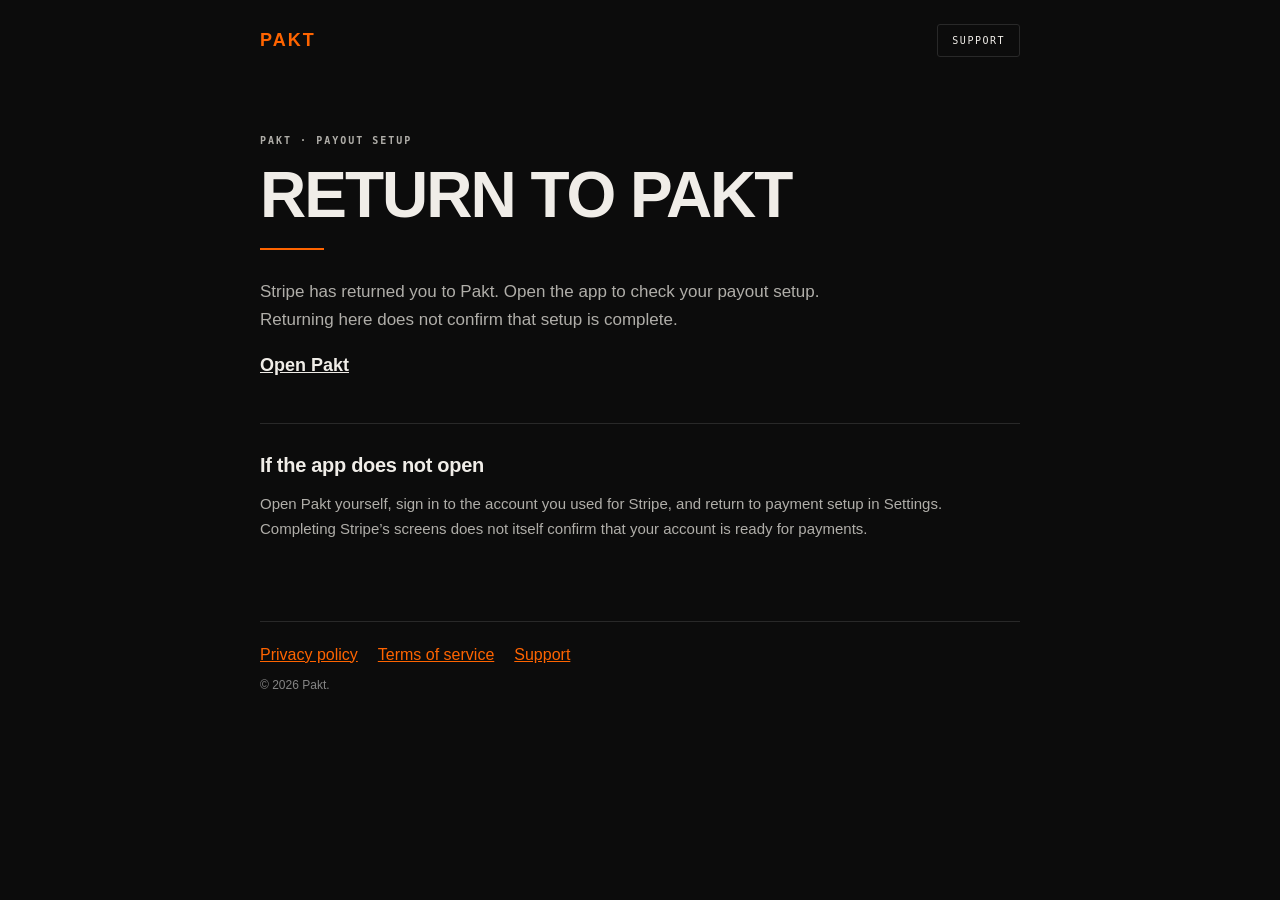
<file: connect/return/index.html>
<!doctype html>
<html lang="en"><head>
<meta charset="utf-8"><meta name="viewport" content="width=device-width, initial-scale=1">
<meta name="referrer" content="no-referrer">
<meta http-equiv="Content-Security-Policy" content="default-src 'none'; style-src 'self'; base-uri 'none'; form-action 'none'">
<title>Payout setup — Pakt</title><link rel="stylesheet" href="../../legal.css">
</head><body>
<header class="site-header"><a class="logo" href="../../">PAKT</a><a class="back" href="../../support/">Support</a></header>
<main><p class="eyebrow">Pakt · payout setup</p><h1>RETURN TO PAKT</h1><div class="rule"></div>
<p class="lede">Stripe has returned you to Pakt. Open the app to check your payout setup. Returning here does not confirm that setup is complete.</p>
<p><a class="contact" href="pakt://connect/return">Open Pakt</a></p>
<section><h2>If the app does not open</h2><p>Open Pakt yourself, sign in to the account you used for Stripe, and return to payment setup in Settings. Completing Stripe’s screens does not itself confirm that your account is ready for payments.</p></section>
</main><footer><nav class="footer-links" aria-label="Footer"><a href="../../privacy/">Privacy policy</a><a href="../../terms/">Terms of service</a><a href="../../support/">Support</a></nav><p>© 2026 Pakt.</p></footer>
</body></html>
</file>
<file: legal.css>
:root {
    --bg: #0c0c0c;
    --surface: #141414;
    --border: #292929;
    --orange: #ff6400;
    --text: #f0ede8;
    --muted: #b0aea9;
    --dimmed: #858585;
}

* { box-sizing: border-box; }

body {
    margin: 0;
    background: var(--bg);
    color: var(--text);
    font-family: -apple-system, BlinkMacSystemFont, "SF Pro Display", "Helvetica Neue", sans-serif;
    -webkit-font-smoothing: antialiased;
}

a { color: var(--orange); }

.site-header, main, footer {
    width: min(100% - 40px, 760px);
    margin: 0 auto;
}

.site-header {
    display: flex;
    justify-content: space-between;
    align-items: center;
    padding: 24px 0;
}

.logo {
    color: var(--orange);
    font-size: 18px;
    font-weight: 900;
    letter-spacing: 2px;
    text-decoration: none;
}

.back {
    border: 1px solid var(--border);
    border-radius: 3px;
    color: var(--text);
    font-family: ui-monospace, SFMono-Regular, Menlo, monospace;
    font-size: 10px;
    letter-spacing: 1.5px;
    padding: 10px 14px;
    text-decoration: none;
    text-transform: uppercase;
}

.back:hover { border-color: var(--orange); color: var(--orange); }

main { padding: 52px 0 64px; }

.eyebrow {
    color: var(--muted);
    font-family: ui-monospace, SFMono-Regular, Menlo, monospace;
    font-size: 10px;
    font-weight: 600;
    letter-spacing: 2px;
    margin: 0 0 14px;
    text-transform: uppercase;
}

h1 {
    font-size: clamp(42px, 9vw, 64px);
    letter-spacing: -2px;
    line-height: .98;
    margin: 0;
}

.rule { background: var(--orange); height: 2px; margin: 22px 0 28px; width: 64px; }

.lede { color: var(--muted); font-size: 17px; line-height: 1.65; max-width: 630px; }

section { border-top: 1px solid var(--border); margin-top: 42px; padding-top: 30px; }

h2 { font-size: 20px; letter-spacing: -.3px; margin: 0 0 14px; }
h3 { font-size: 16px; margin: 25px 0 8px; }
p, li { color: var(--muted); font-size: 15px; line-height: 1.65; }
ul { padding-left: 22px; }

.notice {
    background: var(--surface);
    border-left: 2px solid var(--orange);
    margin-top: 28px;
    padding: 16px 18px;
}
.notice p { margin: 0; }

.terms { counter-reset: term; list-style: none; padding: 0; }
.terms li { counter-increment: term; margin: 0; padding: 20px 0 20px 42px; position: relative; }
.terms li + li { border-top: 1px solid var(--border); }
.terms li::before { color: var(--orange); content: counter(term) "."; font-family: ui-monospace, SFMono-Regular, Menlo, monospace; font-size: 12px; left: 0; position: absolute; top: 22px; }
.terms strong { color: var(--text); display: block; font-size: 16px; margin-bottom: 6px; }

.contact { color: var(--text); font-size: 18px; font-weight: 650; }
footer { border-top: 1px solid var(--border); padding: 24px 0 40px; }
.footer-links { display: flex; flex-wrap: wrap; gap: 12px 20px; margin-bottom: 12px; }
footer p { color: var(--dimmed); font-size: 12px; margin: 0; }

@media (max-width: 480px) { .site-header, main, footer { width: min(100% - 32px, 760px); } main { padding-top: 34px; } }
</file>
